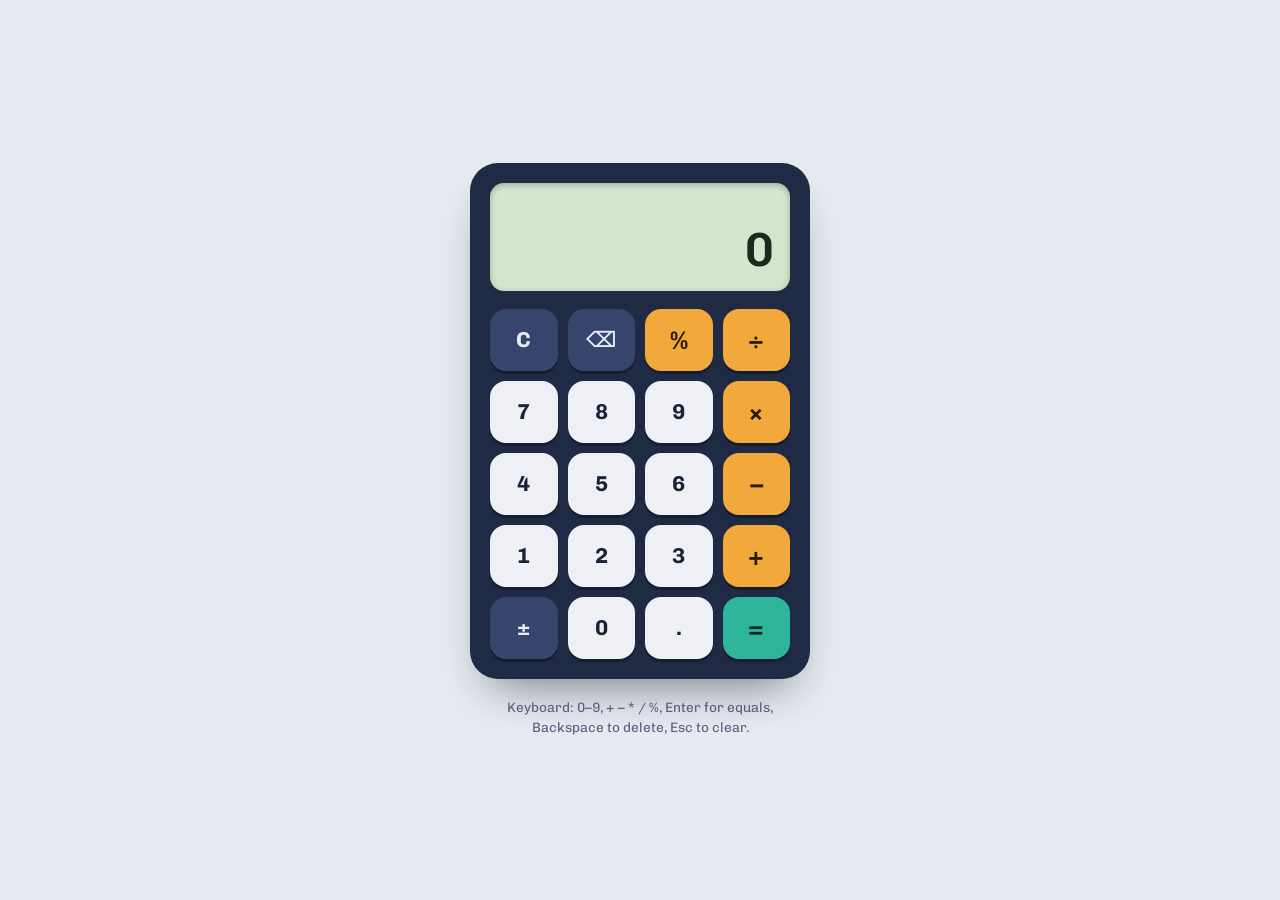
<file: calculator/index.html>
<!DOCTYPE html>
<html lang="en">
<head>
<meta charset="utf-8">
<meta name="viewport" content="width=device-width, initial-scale=1, viewport-fit=cover">
<title>Calculator</title>
<link href="https://fonts.googleapis.com/css2?family=Chivo+Mono:wght@400;600&family=Chivo:wght@500;700&display=swap" rel="stylesheet">
<link rel="stylesheet" href="style.css">
</head>
<body>
<main class="calc" aria-label="Calculator">
  <div class="screen" aria-live="polite">
    <div class="expr" id="expr">&nbsp;</div>
    <div class="value" id="value">0</div>
  </div>
  <div class="keys" id="keys">
    <button class="fn" data-a="clear" data-key="Escape" aria-label="Clear">C</button>
    <button class="fn" data-a="back" data-key="Backspace" aria-label="Backspace">⌫</button>
    <button class="op" data-a="op" data-v="%" data-key="%" aria-label="Remainder">%</button>
    <button class="op" data-a="op" data-v="/" data-key="/" aria-label="Divide">÷</button>

    <button data-a="digit" data-v="7" data-key="7">7</button>
    <button data-a="digit" data-v="8" data-key="8">8</button>
    <button data-a="digit" data-v="9" data-key="9">9</button>
    <button class="op" data-a="op" data-v="*" data-key="*" aria-label="Multiply">×</button>

    <button data-a="digit" data-v="4" data-key="4">4</button>
    <button data-a="digit" data-v="5" data-key="5">5</button>
    <button data-a="digit" data-v="6" data-key="6">6</button>
    <button class="op" data-a="op" data-v="-" data-key="-" aria-label="Subtract">−</button>

    <button data-a="digit" data-v="1" data-key="1">1</button>
    <button data-a="digit" data-v="2" data-key="2">2</button>
    <button data-a="digit" data-v="3" data-key="3">3</button>
    <button class="op" data-a="op" data-v="+" data-key="+" aria-label="Add">+</button>

    <button class="fn" data-a="neg" aria-label="Change sign">±</button>
    <button data-a="digit" data-v="0" data-key="0">0</button>
    <button data-a="dot" data-key="." aria-label="Decimal point">.</button>
    <button class="eq" data-a="eq" data-key="Enter" aria-label="Equals">=</button>
  </div>
</main>
<p class="hint">Keyboard: 0–9, + − * / %, Enter for equals, Backspace to delete, Esc to clear.</p>

<script src="script.js"></script>
</body>
</html>
</file>
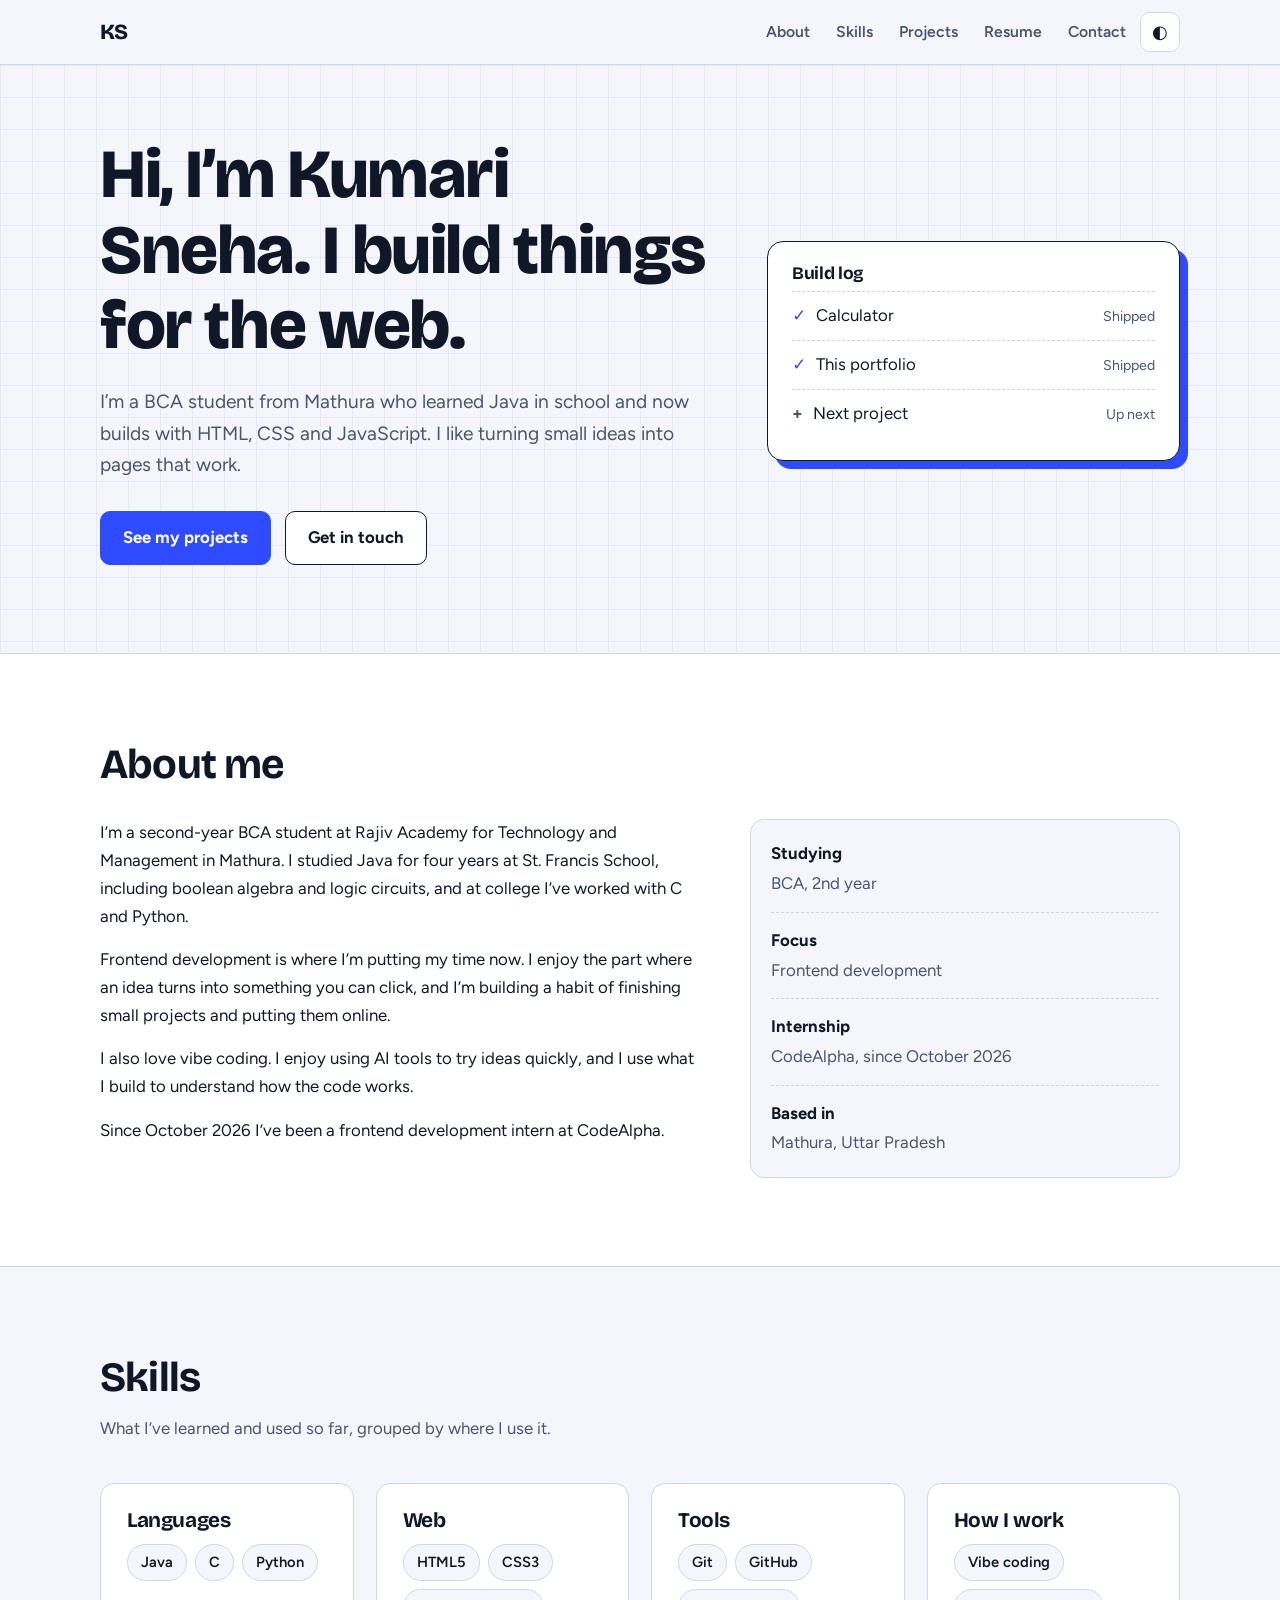
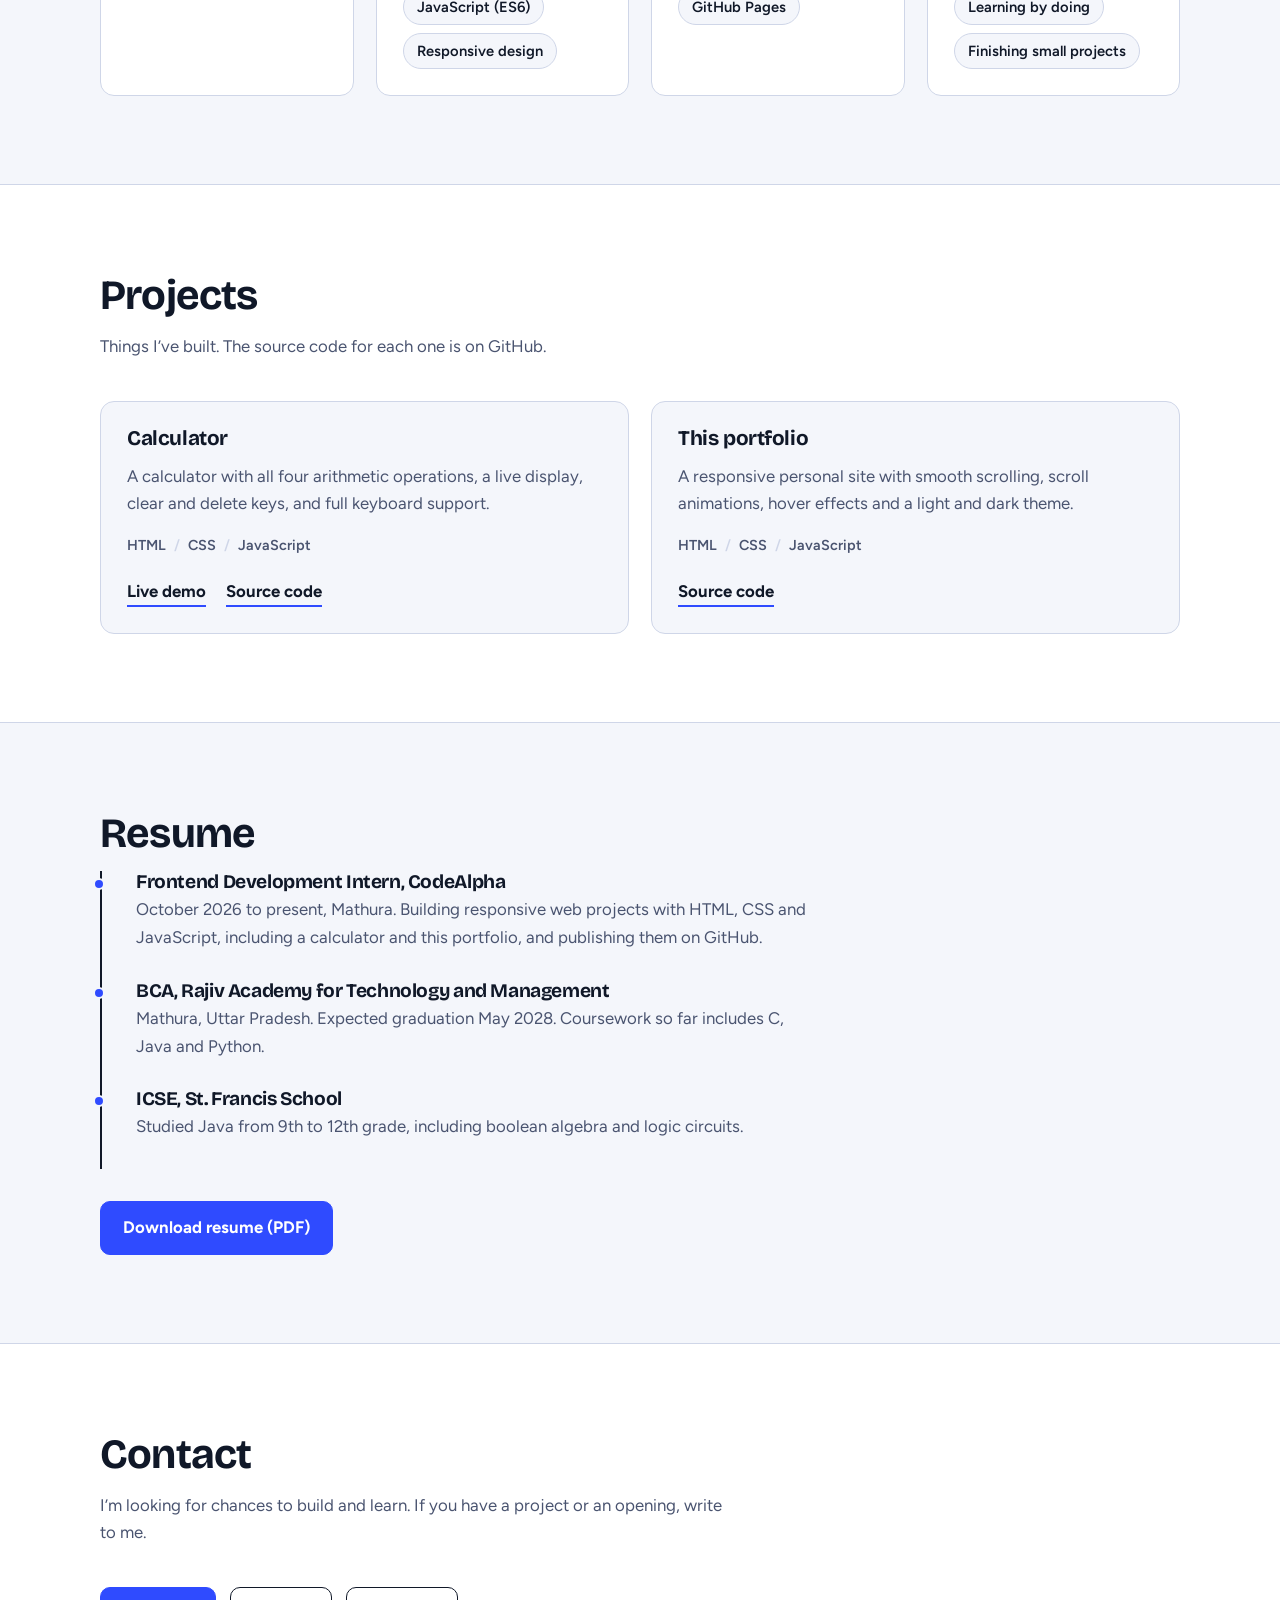
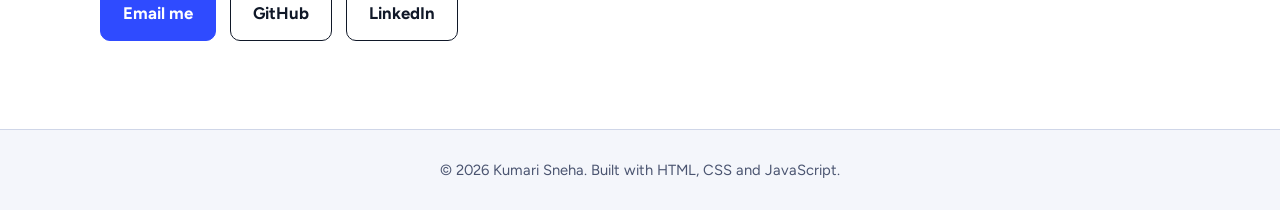
<file: portfolio/index.html>
<!DOCTYPE html>
<html lang="en">
<head>
<meta charset="utf-8">
<meta name="viewport" content="width=device-width, initial-scale=1">
<title>Kumari Sneha | Frontend Developer</title>
<meta name="description" content="Portfolio of Kumari Sneha, a BCA student and frontend development intern building projects with HTML, CSS and JavaScript.">
<link href="https://fonts.googleapis.com/css2?family=Bricolage+Grotesque:wght@700;800&family=Figtree:wght@400;600;700&display=swap" rel="stylesheet">
<link rel="stylesheet" href="style.css">
<script>
  /* Runs before first paint so the theme and animations don't flash */
  (function () {
    var r = document.documentElement, t = null;
    r.classList.add("js");
    try { t = localStorage.getItem("theme"); } catch (e) {}
    if (!t) t = window.matchMedia("(prefers-color-scheme: dark)").matches ? "dark" : "light";
    r.setAttribute("data-theme", t);
  })();
</script>
</head>
<body>
<a class="skip" href="#main">Skip to content</a>

<header class="nav">
  <div class="wrap">
    <a class="brand" href="#home" aria-label="Back to top">KS</a>
    <nav id="links" aria-label="Main">
      <a href="#about">About</a>
      <a href="#skills">Skills</a>
      <a href="#projects">Projects</a>
      <a href="#resume">Resume</a>
      <a href="#contact">Contact</a>
    </nav>
    <button class="icon-btn" id="theme" type="button" aria-label="Switch between light and dark theme">◐</button>
    <button class="icon-btn" id="menu-btn" type="button" aria-label="Open menu" aria-expanded="false" aria-controls="links">☰</button>
  </div>
</header>

<main id="main">

  <section class="hero" id="home">
    <div class="wrap">
      <div>
        <h1>Hi, I’m Kumari Sneha. I build things for the web.</h1>
        <p class="lead">I’m a BCA student from Mathura who learned Java in school and now builds with HTML, CSS and JavaScript. I like turning small ideas into pages that work.</p>
        <div class="cta">
          <a class="btn primary" href="#projects">See my projects</a>
          <a class="btn" href="#contact">Get in touch</a>
        </div>
      </div>
      <aside class="log" aria-label="Build log">
        <h2>Build log</h2>
        <ul>
          <li><span>Calculator</span><small>Shipped</small></li>
          <li><span>This portfolio</span><small>Shipped</small></li>
          <li class="next"><span>Next project</span><small>Up next</small></li>
        </ul>
      </aside>
    </div>
  </section>

  <section class="alt" id="about">
    <div class="wrap">
      <h2 class="sec-title">About me</h2>
      <div class="about">
        <div>
          <p>I’m a second-year BCA student at Rajiv Academy for Technology and Management in Mathura. I studied Java for four years at St. Francis School, including boolean algebra and logic circuits, and at college I’ve worked with C and Python.</p>
          <p>Frontend development is where I’m putting my time now. I enjoy the part where an idea turns into something you can click, and I’m building a habit of finishing small projects and putting them online.</p>
          <p>I also love vibe coding. I enjoy using AI tools to try ideas quickly, and I use what I build to understand how the code works.</p>
          <p>Since October 2026 I’ve been a frontend development intern at CodeAlpha.</p>
        </div>
        <dl class="facts">
          <div><dt>Studying</dt><dd>BCA, 2nd year</dd></div>
          <div><dt>Focus</dt><dd>Frontend development</dd></div>
          <div><dt>Internship</dt><dd>CodeAlpha, since October 2026</dd></div>
          <div><dt>Based in</dt><dd>Mathura, Uttar Pradesh</dd></div>
        </dl>
      </div>
    </div>
  </section>

  <section id="skills">
    <div class="wrap">
      <h2 class="sec-title">Skills</h2>
      <p class="sec-sub">What I’ve learned and used so far, grouped by where I use it.</p>
      <div class="skills">
        <div class="card reveal">
          <h3>Languages</h3>
          <ul class="chips"><li>Java</li><li>C</li><li>Python</li></ul>
        </div>
        <div class="card reveal">
          <h3>Web</h3>
          <ul class="chips"><li>HTML5</li><li>CSS3</li><li>JavaScript (ES6)</li><li>Responsive design</li></ul>
        </div>
        <div class="card reveal">
          <h3>Tools</h3>
          <ul class="chips"><li>Git</li><li>GitHub</li><li>GitHub Pages</li></ul>
        </div>
        <div class="card reveal">
          <h3>How I work</h3>
          <ul class="chips"><li>Vibe coding</li><li>Learning by doing</li><li>Finishing small projects</li></ul>
        </div>
      </div>
    </div>
  </section>

  <section class="alt" id="projects">
    <div class="wrap">
      <h2 class="sec-title">Projects</h2>
      <p class="sec-sub">Things I’ve built. The source code for each one is on GitHub.</p>
      <div class="projects">
        <!-- To add a project, copy one <article> block and change the text and links. -->
        <article class="card reveal">
          <h3>Calculator</h3>
          <p>A calculator with all four arithmetic operations, a live display, clear and delete keys, and full keyboard support.</p>
          <ul class="tags"><li>HTML</li><li>CSS</li><li>JavaScript</li></ul>
          <div class="links">
            <a href="calculator/">Live demo</a>
            <!-- EDIT: replace your-username and your-repo with your GitHub username and repository name -->
            <a href="https://github.com/your-username/your-repo/tree/main/calculator">Source code</a>
          </div>
        </article>
        <article class="card reveal">
          <h3>This portfolio</h3>
          <p>A responsive personal site with smooth scrolling, scroll animations, hover effects and a light and dark theme.</p>
          <ul class="tags"><li>HTML</li><li>CSS</li><li>JavaScript</li></ul>
          <div class="links">
            <a href="https://github.com/your-username/your-repo">Source code</a>
          </div>
        </article>
      </div>
    </div>
  </section>

  <section id="resume">
    <div class="wrap">
      <h2 class="sec-title">Resume</h2>
      <ul class="timeline">
        <li class="reveal">
          <h3>Frontend Development Intern, CodeAlpha</h3>
          <p>October 2026 to present, Mathura. Building responsive web projects with HTML, CSS and JavaScript, including a calculator and this portfolio, and publishing them on GitHub.</p>
        </li>
        <li class="reveal">
          <h3>BCA, Rajiv Academy for Technology and Management</h3>
          <p>Mathura, Uttar Pradesh. Expected graduation May 2028. Coursework so far includes C, Java and Python.</p>
        </li>
        <li class="reveal">
          <h3>ICSE, St. Francis School</h3>
          <p>Studied Java from 9th to 12th grade, including boolean algebra and logic circuits.</p>
        </li>
      </ul>
      <!-- EDIT: put your resume file in this folder and name it resume.pdf -->
      <a class="btn primary" href="resume.pdf" download>Download resume (PDF)</a>
    </div>
  </section>

  <section class="alt" id="contact">
    <div class="wrap">
      <h2 class="sec-title">Contact</h2>
      <p class="sec-sub">I’m looking for chances to build and learn. If you have a project or an opening, write to me.</p>
      <div class="contact-links">
        <!-- EDIT: replace your-username with your GitHub username -->
        <a class="btn primary" href="mailto:nehasinghponia123@gmail.com">Email me</a>
        <a class="btn" href="https://github.com/your-username">GitHub</a>
        <a class="btn" href="https://www.linkedin.com/in/kumari-sneha-2432b0380">LinkedIn</a>
      </div>
    </div>
  </section>

</main>

<footer>
  <div class="wrap">© <span id="year">2026</span> Kumari Sneha. Built with HTML, CSS and JavaScript.</div>
</footer>

<script src="script.js"></script>
</body>
</html>
</file>
<file: calculator/style.css>
:root {
  --page: #e8ebf2; --hint: #55607a;
  --body: #1f2a44; --fn: #36456b; --fn-ink: #e8ecf6;
  --num: #eef0f6; --num-ink: #1b2236;
  --op: #f2a93b; --op-ink: #2a1b00;
  --eq: #2fb59a; --eq-ink: #052a22;
  --lcd: #d6e5cd; --lcd-ink: #1a2a1d; --lcd-dim: #55705a;
  box-sizing: border-box;
  padding-top: env(safe-area-inset-top, 0px);
  padding-bottom: env(safe-area-inset-bottom, 0px);
  color-scheme: light;
}
@media (prefers-color-scheme: dark) {
  :root:not([data-theme="light"]) { --page: #0f1422; --hint: #8e99b6; color-scheme: dark; }
}
:root[data-theme="dark"] { --page: #0f1422; --hint: #8e99b6; color-scheme: dark; }
*, *::before, *::after { box-sizing: inherit; }
html { scroll-padding-top: env(safe-area-inset-top, 0px); }
body {
  margin: 0; min-height: 100vh; background: var(--page);
  display: flex; flex-direction: column; align-items: center; justify-content: center;
  gap: 18px; padding: 24px 16px; font-family: "Chivo", system-ui, sans-serif;
}
.calc {
  width: 100%; max-width: 340px; background: var(--body);
  border-radius: 28px; padding: 20px;
  box-shadow: 0 24px 48px -20px rgba(15, 20, 40, .55);
}
.screen {
  background: var(--lcd); color: var(--lcd-ink); border-radius: 14px;
  padding: 12px 16px 14px; margin-bottom: 18px; min-height: 108px;
  display: flex; flex-direction: column; justify-content: space-between; align-items: flex-end;
  box-shadow: inset 0 2px 6px rgba(0, 0, 0, .25);
}
.expr { font: 400 .95rem "Chivo Mono", ui-monospace, monospace; color: var(--lcd-dim); min-height: 1.4em; text-align: right; overflow-wrap: anywhere; }
.value {
  font: 600 3rem/1.1 "Chivo Mono", ui-monospace, monospace;
  max-width: 100%; overflow: hidden; white-space: nowrap; text-align: right;
}
.keys { display: grid; grid-template-columns: repeat(4, 1fr); gap: 10px; }
button {
  font: 700 1.35rem "Chivo", system-ui, sans-serif; height: 62px; border: 0; border-radius: 16px;
  cursor: pointer; background: var(--num); color: var(--num-ink);
  box-shadow: 0 3px 0 rgba(0, 0, 0, .3); transition: transform .08s, box-shadow .08s, filter .15s;
}
button:hover { filter: brightness(1.06); }
button:active, button.press { transform: translateY(3px); box-shadow: 0 0 0 rgba(0, 0, 0, .3); }
button:focus-visible { outline: 3px solid #fff; outline-offset: 2px; }
.fn { background: var(--fn); color: var(--fn-ink); }
.op { background: var(--op); color: var(--op-ink); font-size: 1.6rem; }
.eq { background: var(--eq); color: var(--eq-ink); font-size: 1.6rem; }
.hint { margin: 0; max-width: 340px; text-align: center; color: var(--hint); font-size: .85rem; line-height: 1.5; }
@media (max-width: 360px) { button { height: 56px; } .calc { padding: 14px; } }
@media (prefers-reduced-motion: reduce) { button { transition: none; } }
</file>
<file: portfolio/style.css>
:root {
  --paper: #f4f6fb; --card: #ffffff; --ink: #101828; --muted: #4a5470; --line: #cfd6e8;
  --accent: #2f4bff; --on-accent: #ffffff; --grid: rgba(47, 75, 255, .08);
  color-scheme: light;
}
:root[data-theme="dark"] {
  --paper: #0d1224; --card: #151c36; --ink: #eef1fb; --muted: #a3adcb; --line: #2a3358;
  --accent: #7f93ff; --on-accent: #0d1224; --grid: rgba(127, 147, 255, .09);
  color-scheme: dark;
}

*, *::before, *::after { box-sizing: border-box; }
html { scroll-behavior: smooth; scroll-padding-top: 76px; }
body {
  margin: 0; background: var(--paper); color: var(--ink);
  font: 400 1.05rem/1.65 "Figtree", system-ui, -apple-system, "Segoe UI", sans-serif;
}
h1, h2, h3 {
  font-family: "Bricolage Grotesque", "Figtree", system-ui, sans-serif;
  line-height: 1.1; margin: 0; letter-spacing: -.02em;
}
a { color: inherit; }
:focus-visible { outline: 3px solid var(--accent); outline-offset: 3px; }
.wrap { width: min(1080px, 100% - 40px); margin-inline: auto; }
.skip {
  position: absolute; left: -999px; top: 8px; z-index: 100;
  background: var(--accent); color: var(--on-accent); padding: 8px 14px; border-radius: 8px;
}
.skip:focus { left: 8px; }

/* Header */
.nav {
  position: sticky; top: 0; z-index: 50;
  background: color-mix(in srgb, var(--paper) 88%, transparent);
  backdrop-filter: blur(10px); border-bottom: 1.5px solid var(--line);
}
.nav .wrap { display: flex; align-items: center; gap: 14px; height: 64px; }
.brand { font: 800 1.35rem "Bricolage Grotesque", sans-serif; text-decoration: none; letter-spacing: -.03em; }
#links { display: flex; gap: 26px; margin-left: auto; }
#links a {
  position: relative; padding: 4px 0; text-decoration: none;
  font-weight: 600; font-size: .98rem; color: var(--muted); transition: color .2s;
}
#links a::after {
  content: ""; position: absolute; left: 0; bottom: -2px; width: 100%; height: 2px;
  background: var(--accent); transform: scaleX(0); transform-origin: left; transition: transform .25s;
}
#links a:hover, #links a.active { color: var(--ink); }
#links a:hover::after, #links a.active::after { transform: scaleX(1); }
.icon-btn {
  width: 40px; height: 40px; display: grid; place-items: center; cursor: pointer;
  border: 1.5px solid var(--line); border-radius: 10px; background: var(--card);
  color: var(--ink); font-size: 1.1rem; transition: border-color .2s, transform .15s;
}
.icon-btn:hover { border-color: var(--accent); transform: translateY(-2px); }
#menu-btn { display: none; }

/* Buttons */
.btn {
  display: inline-block; padding: 12px 22px; border: 1.5px solid var(--ink); border-radius: 10px;
  background: var(--card); color: var(--ink); text-decoration: none; font-weight: 700;
  transition: transform .15s, box-shadow .15s;
}
.btn:hover { transform: translate(-3px, -3px); box-shadow: 4px 4px 0 var(--accent); }
.btn.primary { background: var(--accent); border-color: var(--accent); color: var(--on-accent); }
.btn.primary:hover { box-shadow: 4px 4px 0 var(--ink); }

/* Hero */
.hero {
  padding: 72px 0 88px;
  background-image:
    linear-gradient(var(--grid) 1px, transparent 1px),
    linear-gradient(90deg, var(--grid) 1px, transparent 1px);
  background-size: 32px 32px;
}
.hero .wrap { display: grid; grid-template-columns: 1.5fr 1fr; gap: 48px; align-items: center; }
h1 { font-size: clamp(2.4rem, 6.2vw, 4.3rem); font-weight: 800; }
.lead { font-size: 1.2rem; color: var(--muted); max-width: 34em; margin: 22px 0 30px; }
.cta { display: flex; flex-wrap: wrap; gap: 14px; }
.log {
  background: var(--card); border: 1.5px solid var(--ink); border-radius: 16px;
  padding: 22px 24px; box-shadow: 8px 8px 0 var(--accent);
}
.log h2 { font-size: 1.1rem; margin-bottom: 8px; }
.log ul { list-style: none; margin: 0; padding: 0; }
.log li { display: flex; align-items: baseline; gap: 10px; padding: 10px 0; border-top: 1.5px dashed var(--line); }
.log li::before { content: "✓"; color: var(--accent); font-weight: 800; }
.log li.next::before { content: "+"; color: var(--muted); }
.log small { margin-left: auto; color: var(--muted); font-size: .88rem; }

/* Sections */
section { padding: 88px 0; }
.alt { background: var(--card); border-block: 1.5px solid var(--line); }
.sec-title { font-size: clamp(1.8rem, 4vw, 2.6rem); margin-bottom: 14px; }
.sec-sub { color: var(--muted); max-width: 38em; margin: 0 0 40px; }
#about .sec-title { margin-bottom: 32px; }

.about { display: grid; grid-template-columns: 1.4fr 1fr; gap: 48px; align-items: start; }
.about p { margin: 0 0 16px; }
.facts { margin: 0; padding: 6px 20px; background: var(--paper); border: 1.5px solid var(--line); border-radius: 14px; }
.facts div { padding: 14px 0; border-top: 1.5px dashed var(--line); }
.facts div:first-child { border-top: 0; }
.facts dt { font-weight: 700; }
.facts dd { margin: 2px 0 0; color: var(--muted); }

/* Cards */
.reveal { transition: opacity .6s ease, transform .6s ease; }
.skills, .projects { display: grid; gap: 22px; }
.skills { grid-template-columns: repeat(auto-fit, minmax(240px, 1fr)); }
.projects { grid-template-columns: repeat(auto-fit, minmax(300px, 1fr)); }
.card {
  background: var(--card); border: 1.5px solid var(--line); border-radius: 14px; padding: 26px;
  transition: opacity .6s ease, transform .25s ease, box-shadow .25s ease, border-color .25s ease;
}
.alt .card { background: var(--paper); }
.card:hover { transform: translate(-4px, -4px); border-color: var(--ink); box-shadow: 6px 6px 0 var(--accent); }
.card h3 { font-size: 1.3rem; margin-bottom: 12px; }
.card p { margin: 0; color: var(--muted); }
.chips { display: flex; flex-wrap: wrap; gap: 8px; list-style: none; margin: 0; padding: 0; }
.chips li {
  padding: 5px 13px; border-radius: 999px; background: var(--paper); border: 1.5px solid var(--line);
  font-weight: 600; font-size: .92rem; transition: background .2s, color .2s, border-color .2s;
}
.chips li:hover { background: var(--accent); border-color: var(--accent); color: var(--on-accent); }
.tags { display: flex; flex-wrap: wrap; gap: 8px; list-style: none; padding: 0; margin: 16px 0 20px; color: var(--muted); font-size: .9rem; font-weight: 600; }
.tags li + li::before { content: "/"; margin-right: 8px; color: var(--line); }
.links { display: flex; flex-wrap: wrap; gap: 20px; font-weight: 700; }
.links a { text-decoration: none; border-bottom: 2px solid var(--accent); transition: color .2s; }
.links a:hover { color: var(--accent); }

/* Resume */
.timeline { list-style: none; margin: 0 0 32px; padding: 0 0 0 22px; border-left: 2px solid var(--ink); }
.timeline li { position: relative; padding: 0 0 28px 12px; }
.timeline li::before {
  content: ""; position: absolute; left: -31px; top: 7px; width: 12px; height: 12px;
  border-radius: 50%; background: var(--accent); border: 2px solid var(--paper);
}
.timeline h3 { font-size: 1.2rem; }
.timeline p { margin: 4px 0 0; color: var(--muted); max-width: 40em; }

/* Contact and footer */
.contact-links { display: flex; flex-wrap: wrap; gap: 14px; }
footer { padding: 28px 0; text-align: center; color: var(--muted); font-size: .92rem; }

/* Motion */
.js .reveal:not(.in) { opacity: 0; transform: translateY(18px); }
@media (prefers-reduced-motion: no-preference) {
  .hero h1, .hero .lead, .hero .cta, .log { animation: rise .7s ease both; }
  .hero .lead { animation-delay: .12s; }
  .hero .cta { animation-delay: .24s; }
  .log { animation-delay: .36s; }
}
@keyframes rise { from { opacity: 0; transform: translateY(20px); } to { opacity: 1; transform: none; } }
@media (prefers-reduced-motion: reduce) {
  html { scroll-behavior: auto; }
  * { transition: none !important; }
  .js .reveal:not(.in) { opacity: 1; transform: none; }
}

/* Responsive */
@media (max-width: 820px) {
  .hero .wrap, .about { grid-template-columns: 1fr; }
  .hero { padding: 48px 0 64px; }
  section { padding: 64px 0; }
}
@media (max-width: 760px) {
  #theme { margin-left: auto; }
  #menu-btn { display: grid; }
  #links {
    display: none; position: absolute; top: 64px; left: 0; right: 0; margin: 0;
    flex-direction: column; gap: 0; padding: 8px 20px 16px;
    background: var(--paper); border-bottom: 1.5px solid var(--line);
  }
  #links.open { display: flex; }
  #links a { padding: 12px 0; font-size: 1.05rem; }
  #links a::after { display: none; }
  #links a.active { color: var(--accent); }
}
</file>
